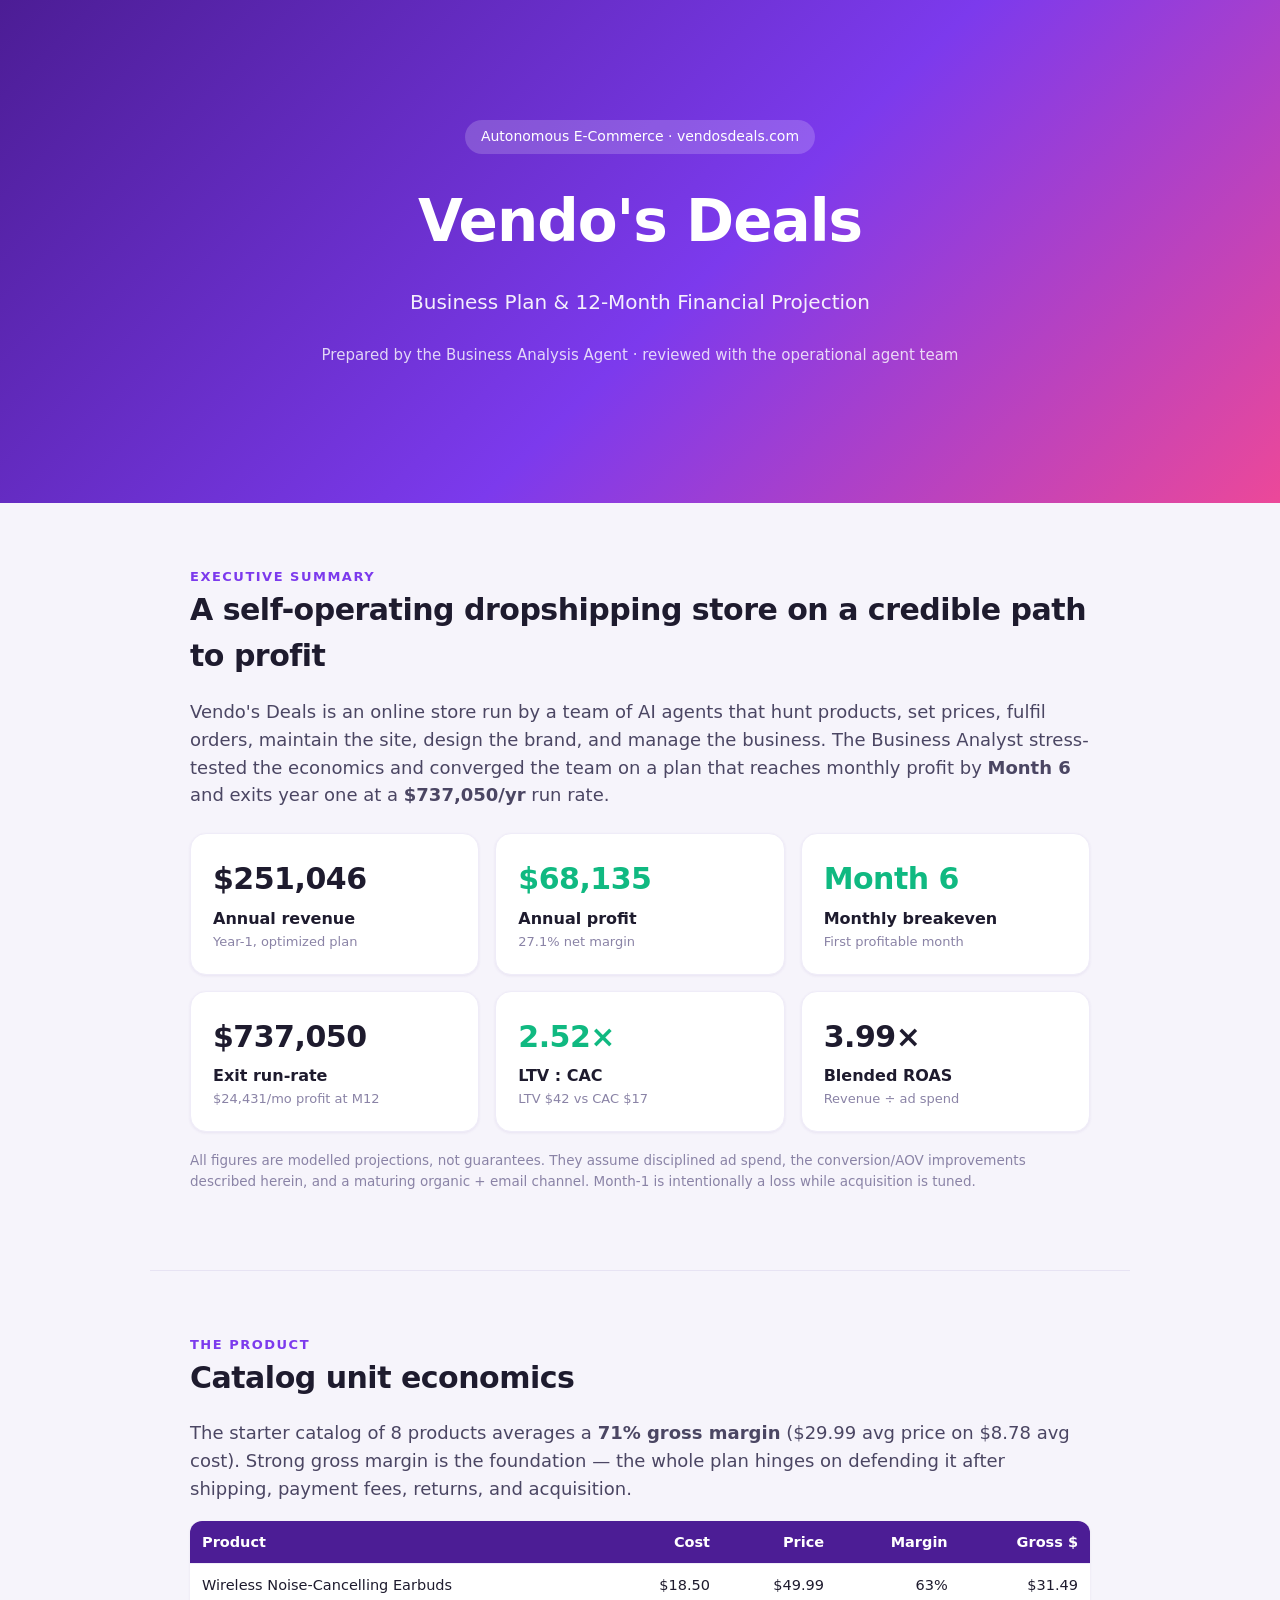
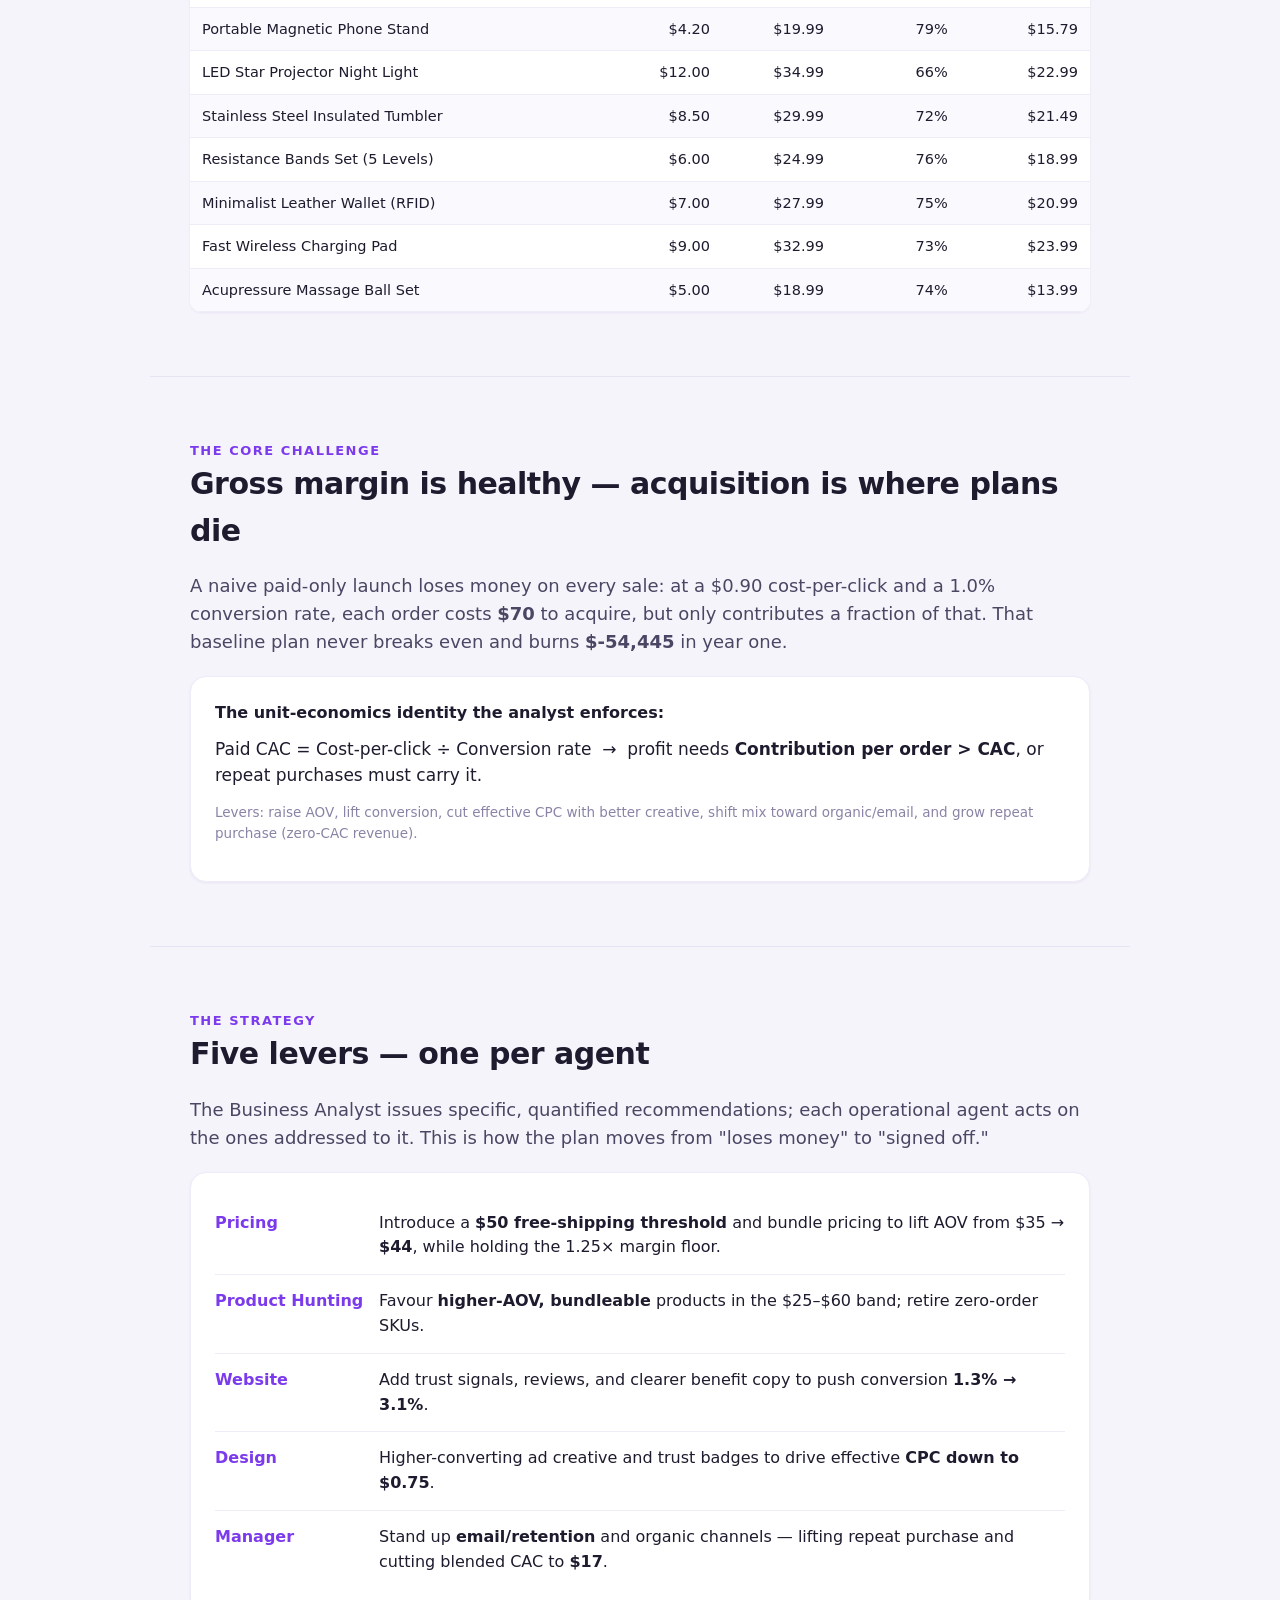
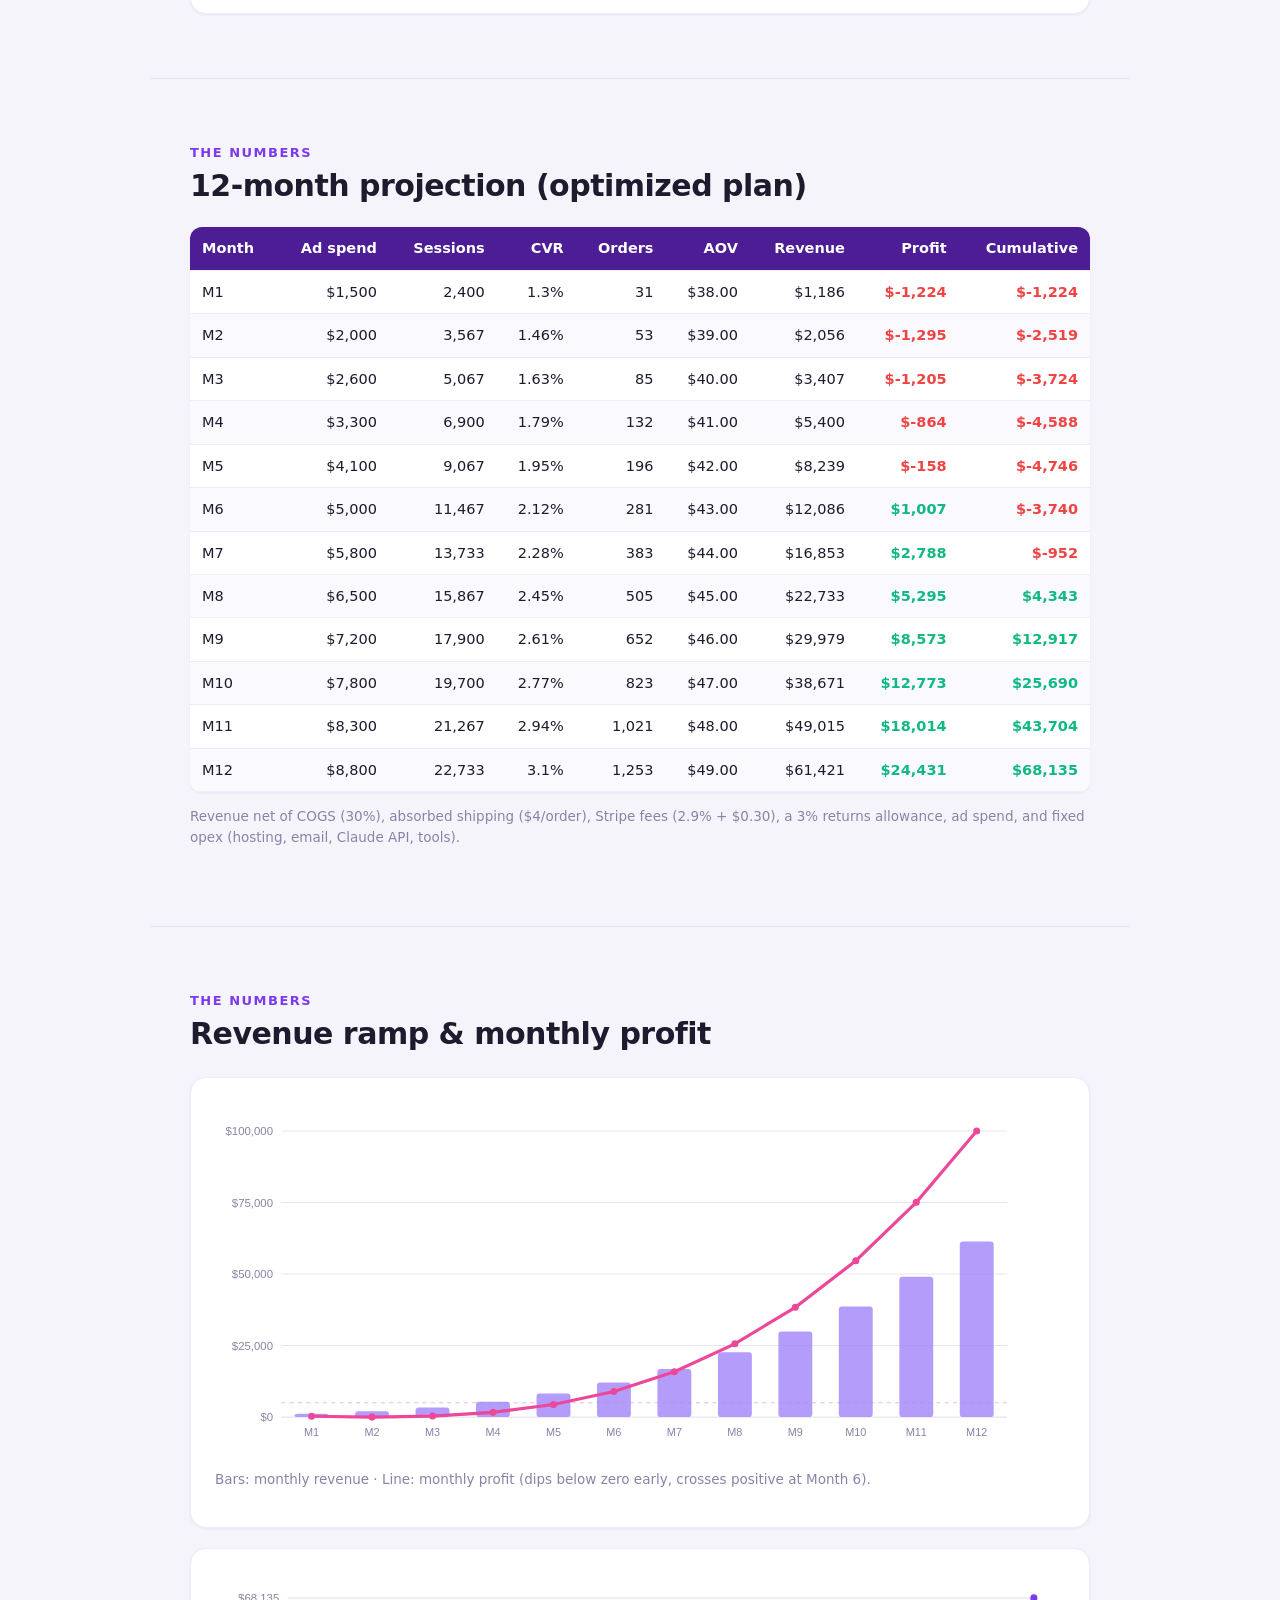
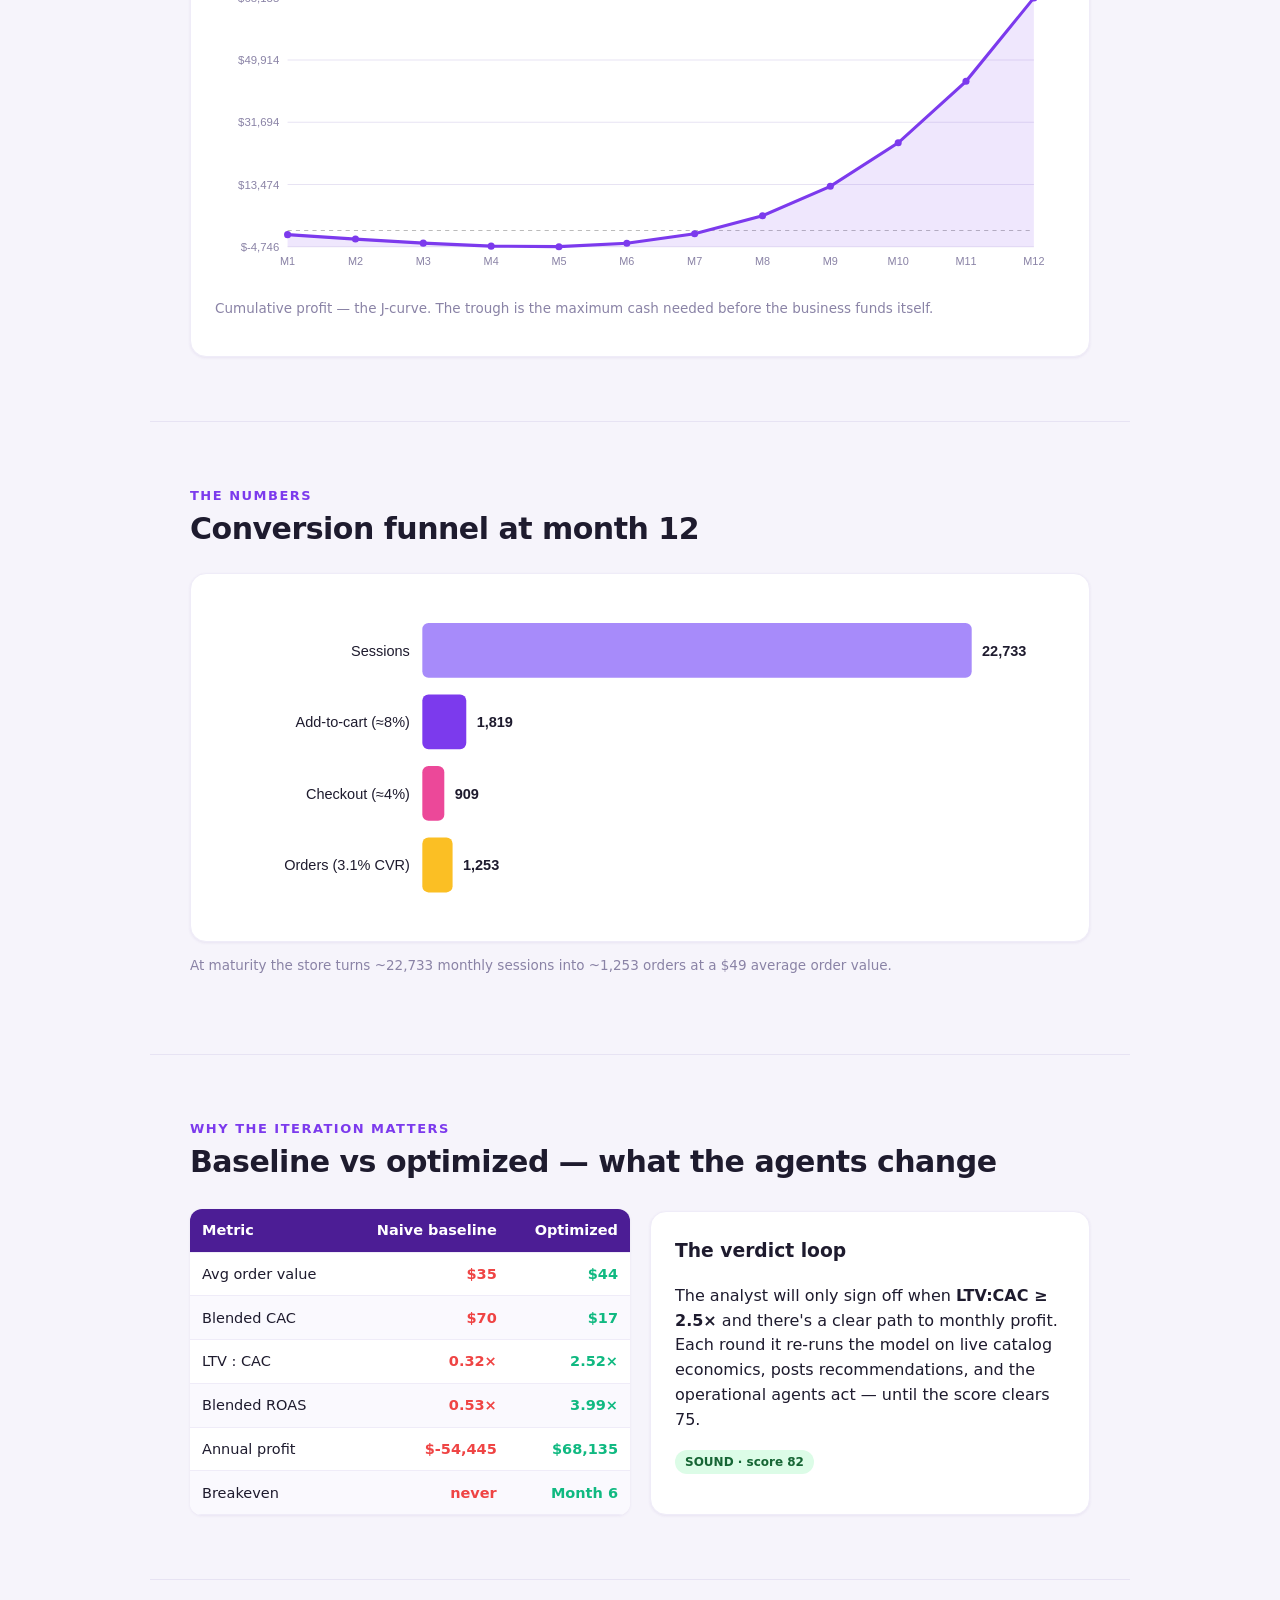
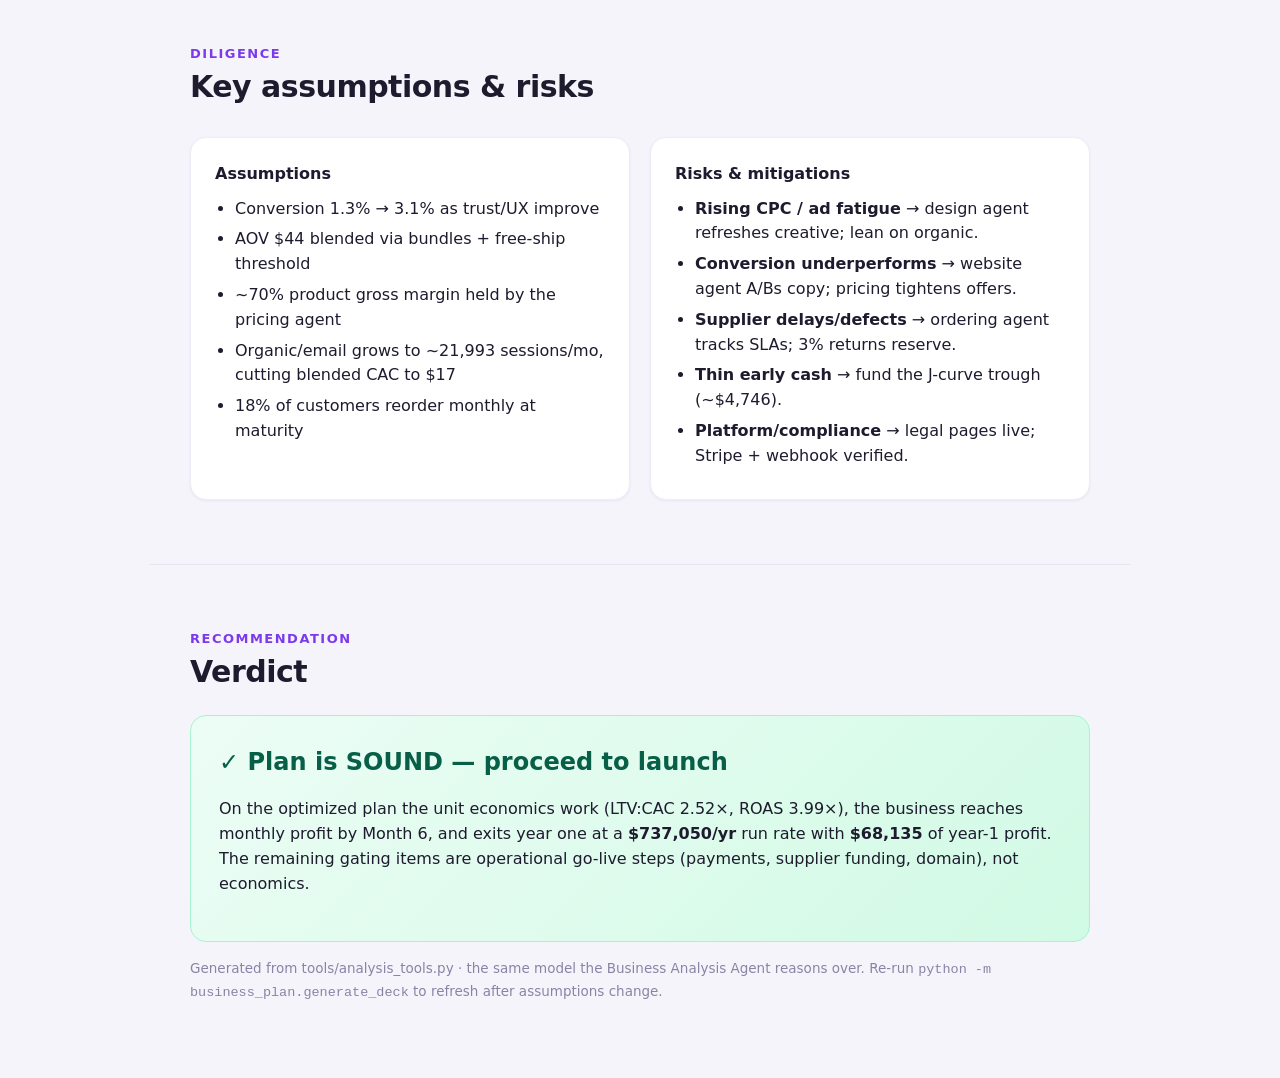
<file: business_plan/Vendos_Deals_Business_Plan.html>
<!doctype html>
<html lang="en"><head>
<meta charset="utf-8"><meta name="viewport" content="width=device-width, initial-scale=1">
<title>Vendo's Deals — Business Plan</title>
<style>
  :root { --v:#7C3AED; --vd:#4C1D95; --vl:#A78BFA; --pink:#EC4899; --gold:#FBBF24;
           --green:#10B981; --ink:#1e1b2e; }
  * { box-sizing:border-box; }
  body { margin:0; font-family:Inter,'Segoe UI',system-ui,sans-serif; color:var(--ink);
          background:#f6f4fb; line-height:1.55; }
  .slide { max-width:980px; margin:0 auto; padding:64px 40px; border-bottom:1px solid #e7e3f3; }
  .cover { background:linear-gradient(135deg,var(--vd),var(--v) 55%,var(--pink));
            color:#fff; text-align:center; padding:120px 40px; max-width:none; }
  .cover h1 { font-size:58px; margin:.1em 0; letter-spacing:-1px; }
  .cover p { font-size:20px; opacity:.92; }
  .badge { display:inline-block; background:rgba(255,255,255,.18); padding:6px 16px;
            border-radius:999px; font-size:14px; margin-bottom:18px; }
  h2 { font-size:30px; margin:0 0 6px; letter-spacing:-.5px; }
  .eyebrow { color:var(--v); font-weight:700; text-transform:uppercase; letter-spacing:1.5px;
              font-size:13px; }
  .lead { font-size:18px; color:#4b4663; }
  table { width:100%; border-collapse:collapse; margin-top:18px; font-size:14.5px;
           background:#fff; border-radius:12px; overflow:hidden; box-shadow:0 1px 3px rgba(80,40,140,.08); }
  th,td { padding:10px 12px; text-align:right; border-bottom:1px solid #efecf8; }
  th:first-child, td:first-child { text-align:left; }
  thead th { background:var(--vd); color:#fff; font-weight:600; }
  tbody tr:nth-child(even) { background:#faf9fe; }
  .pos { color:var(--green); font-weight:600; }
  .neg { color:#EF4444; font-weight:600; }
  .grid { display:grid; grid-template-columns:repeat(3,1fr); gap:16px; margin-top:24px; }
  .kpi { background:#fff; border-radius:16px; padding:22px; box-shadow:0 1px 3px rgba(80,40,140,.08);
          border:1px solid #efecf8; }
  .kpi-v { font-size:30px; font-weight:800; letter-spacing:-.5px; }
  .kpi-v.pos { color:var(--green); }
  .kpi-l { font-weight:600; margin-top:4px; }
  .kpi-s { color:#8a83a6; font-size:13px; }
  .card { background:#fff; border-radius:16px; padding:24px; margin-top:20px;
           box-shadow:0 1px 3px rgba(80,40,140,.08); border:1px solid #efecf8; }
  .lever { display:flex; gap:14px; padding:14px 0; border-bottom:1px solid #efecf8; }
  .lever:last-child { border-bottom:none; }
  .lever .who { flex:0 0 150px; font-weight:700; color:var(--v); }
  .pill { display:inline-block; padding:3px 10px; border-radius:999px; font-size:12px;
           font-weight:600; }
  .pill.green { background:#dcfce7; color:#166534; }
  .pill.amber { background:#fef3c7; color:#92400e; }
  .verdict { background:linear-gradient(135deg,#ecfdf5,#d1fae5); border:1px solid #a7f3d0;
              border-radius:16px; padding:28px; margin-top:20px; }
  .verdict h3 { margin:0 0 6px; color:#065f46; font-size:24px; }
  ul.clean { margin:10px 0 0; padding-left:20px; } ul.clean li { margin:6px 0; }
  .muted { color:#8a83a6; font-size:13.5px; }
  .two { display:grid; grid-template-columns:1fr 1fr; gap:20px; }
  @media(max-width:760px){ .grid,.two{grid-template-columns:1fr;} .cover h1{font-size:40px;} }
</style></head>
<body>

<section class="cover">
  <div class="badge">Autonomous E-Commerce · vendosdeals.com</div>
  <h1>Vendo's Deals</h1>
  <p>Business Plan &amp; 12-Month Financial Projection</p>
  <p style="font-size:15px;opacity:.8;margin-top:26px">
    Prepared by the Business Analysis Agent · reviewed with the operational agent team</p>
</section>

<section class="slide">
  <div class="eyebrow">Executive summary</div>
  <h2>A self-operating dropshipping store on a credible path to profit</h2>
  <p class="lead">Vendo's Deals is an online store run by a team of AI agents that hunt
  products, set prices, fulfil orders, maintain the site, design the brand, and manage the
  business. The Business Analyst stress-tested the economics and converged the team on a plan
  that reaches monthly profit by <b>Month 6</b> and exits year one at a
  <b>$737,050/yr</b> run rate.</p>
  <div class="grid"><div class="kpi"><div class="kpi-v ink">$251,046</div><div class="kpi-l">Annual revenue</div><div class="kpi-s">Year-1, optimized plan</div></div><div class="kpi"><div class="kpi-v pos">$68,135</div><div class="kpi-l">Annual profit</div><div class="kpi-s">27.1% net margin</div></div><div class="kpi"><div class="kpi-v pos">Month 6</div><div class="kpi-l">Monthly breakeven</div><div class="kpi-s">First profitable month</div></div><div class="kpi"><div class="kpi-v ink">$737,050</div><div class="kpi-l">Exit run-rate</div><div class="kpi-s">$24,431/mo profit at M12</div></div><div class="kpi"><div class="kpi-v pos">2.52×</div><div class="kpi-l">LTV : CAC</div><div class="kpi-s">LTV $42 vs CAC $17</div></div><div class="kpi"><div class="kpi-v ink">3.99×</div><div class="kpi-l">Blended ROAS</div><div class="kpi-s">Revenue ÷ ad spend</div></div></div>
  <p class="muted" style="margin-top:18px">All figures are modelled projections, not guarantees.
  They assume disciplined ad spend, the conversion/AOV improvements described herein, and a
  maturing organic + email channel. Month-1 is intentionally a loss while acquisition is tuned.</p>
</section>

<section class="slide">
  <div class="eyebrow">The product</div>
  <h2>Catalog unit economics</h2>
  <p class="lead">The starter catalog of 8 products averages a
  <b>71% gross margin</b> ($29.99 avg price on $8.78 avg cost).
  Strong gross margin is the foundation — the whole plan hinges on defending it after shipping,
  payment fees, returns, and acquisition.</p>
  <table>
    <thead><tr><th>Product</th><th>Cost</th><th>Price</th><th>Margin</th><th>Gross $</th></tr></thead>
    <tbody><tr><td>Wireless Noise-Cancelling Earbuds</td><td>$18.50</td><td>$49.99</td><td>63%</td><td>$31.49</td></tr><tr><td>Portable Magnetic Phone Stand</td><td>$4.20</td><td>$19.99</td><td>79%</td><td>$15.79</td></tr><tr><td>LED Star Projector Night Light</td><td>$12.00</td><td>$34.99</td><td>66%</td><td>$22.99</td></tr><tr><td>Stainless Steel Insulated Tumbler</td><td>$8.50</td><td>$29.99</td><td>72%</td><td>$21.49</td></tr><tr><td>Resistance Bands Set (5 Levels)</td><td>$6.00</td><td>$24.99</td><td>76%</td><td>$18.99</td></tr><tr><td>Minimalist Leather Wallet (RFID)</td><td>$7.00</td><td>$27.99</td><td>75%</td><td>$20.99</td></tr><tr><td>Fast Wireless Charging Pad</td><td>$9.00</td><td>$32.99</td><td>73%</td><td>$23.99</td></tr><tr><td>Acupressure Massage Ball Set</td><td>$5.00</td><td>$18.99</td><td>74%</td><td>$13.99</td></tr></tbody>
  </table>
</section>

<section class="slide">
  <div class="eyebrow">The core challenge</div>
  <h2>Gross margin is healthy — acquisition is where plans die</h2>
  <p class="lead">A naive paid-only launch loses money on every sale: at a $0.90 cost-per-click
  and a 1.0% conversion rate, each order costs <b>$70</b> to acquire,
  but only contributes a fraction of that. That baseline plan never breaks even and burns
  <b>$-54,445</b> in year one.</p>
  <div class="card">
    <b>The unit-economics identity the analyst enforces:</b>
    <p style="font-size:17px;margin:10px 0">
      Paid CAC = Cost-per-click ÷ Conversion rate &nbsp;→&nbsp; profit needs
      <b>Contribution per order &gt; CAC</b>, or repeat purchases must carry it.</p>
    <p class="muted">Levers: raise AOV, lift conversion, cut effective CPC with better creative,
    shift mix toward organic/email, and grow repeat purchase (zero-CAC revenue).</p>
  </div>
</section>

<section class="slide">
  <div class="eyebrow">The strategy</div>
  <h2>Five levers — one per agent</h2>
  <p class="lead">The Business Analyst issues specific, quantified recommendations; each
  operational agent acts on the ones addressed to it. This is how the plan moves from "loses
  money" to "signed off."</p>
  <div class="card">
    <div class="lever"><div class="who">Pricing</div><div>Introduce a <b>$50 free-shipping
      threshold</b> and bundle pricing to lift AOV from $35 →
      <b>$44</b>, while holding the 1.25× margin floor.</div></div>
    <div class="lever"><div class="who">Product Hunting</div><div>Favour <b>higher-AOV,
      bundleable</b> products in the $25–$60 band; retire zero-order SKUs.</div></div>
    <div class="lever"><div class="who">Website</div><div>Add trust signals, reviews, and
      clearer benefit copy to push conversion <b>1.3% → 3.1%</b>.</div></div>
    <div class="lever"><div class="who">Design</div><div>Higher-converting ad creative and
      trust badges to drive effective <b>CPC down to $0.75</b>.</div></div>
    <div class="lever"><div class="who">Manager</div><div>Stand up <b>email/retention</b> and
      organic channels — lifting repeat purchase and cutting blended CAC to
      <b>$17</b>.</div></div>
  </div>
</section>

<section class="slide">
  <div class="eyebrow">The numbers</div>
  <h2>12-month projection (optimized plan)</h2>
  <table>
    <thead><tr><th>Month</th><th>Ad spend</th><th>Sessions</th><th>CVR</th><th>Orders</th>
      <th>AOV</th><th>Revenue</th><th>Profit</th><th>Cumulative</th></tr></thead>
    <tbody><tr><td>M1</td><td>$1,500</td><td>2,400</td><td>1.3%</td><td>31</td><td>$38.00</td><td>$1,186</td><td class='neg'>$-1,224</td><td class='neg'>$-1,224</td></tr><tr><td>M2</td><td>$2,000</td><td>3,567</td><td>1.46%</td><td>53</td><td>$39.00</td><td>$2,056</td><td class='neg'>$-1,295</td><td class='neg'>$-2,519</td></tr><tr><td>M3</td><td>$2,600</td><td>5,067</td><td>1.63%</td><td>85</td><td>$40.00</td><td>$3,407</td><td class='neg'>$-1,205</td><td class='neg'>$-3,724</td></tr><tr><td>M4</td><td>$3,300</td><td>6,900</td><td>1.79%</td><td>132</td><td>$41.00</td><td>$5,400</td><td class='neg'>$-864</td><td class='neg'>$-4,588</td></tr><tr><td>M5</td><td>$4,100</td><td>9,067</td><td>1.95%</td><td>196</td><td>$42.00</td><td>$8,239</td><td class='neg'>$-158</td><td class='neg'>$-4,746</td></tr><tr><td>M6</td><td>$5,000</td><td>11,467</td><td>2.12%</td><td>281</td><td>$43.00</td><td>$12,086</td><td class='pos'>$1,007</td><td class='neg'>$-3,740</td></tr><tr><td>M7</td><td>$5,800</td><td>13,733</td><td>2.28%</td><td>383</td><td>$44.00</td><td>$16,853</td><td class='pos'>$2,788</td><td class='neg'>$-952</td></tr><tr><td>M8</td><td>$6,500</td><td>15,867</td><td>2.45%</td><td>505</td><td>$45.00</td><td>$22,733</td><td class='pos'>$5,295</td><td class='pos'>$4,343</td></tr><tr><td>M9</td><td>$7,200</td><td>17,900</td><td>2.61%</td><td>652</td><td>$46.00</td><td>$29,979</td><td class='pos'>$8,573</td><td class='pos'>$12,917</td></tr><tr><td>M10</td><td>$7,800</td><td>19,700</td><td>2.77%</td><td>823</td><td>$47.00</td><td>$38,671</td><td class='pos'>$12,773</td><td class='pos'>$25,690</td></tr><tr><td>M11</td><td>$8,300</td><td>21,267</td><td>2.94%</td><td>1,021</td><td>$48.00</td><td>$49,015</td><td class='pos'>$18,014</td><td class='pos'>$43,704</td></tr><tr><td>M12</td><td>$8,800</td><td>22,733</td><td>3.1%</td><td>1,253</td><td>$49.00</td><td>$61,421</td><td class='pos'>$24,431</td><td class='pos'>$68,135</td></tr></tbody>
  </table>
  <p class="muted" style="margin-top:14px">Revenue net of COGS (30%), absorbed shipping ($4/order),
  Stripe fees (2.9% + $0.30), a 3% returns allowance, ad spend, and fixed opex
  (hosting, email, Claude API, tools).</p>
</section>

<section class="slide">
  <div class="eyebrow">The numbers</div>
  <h2>Revenue ramp &amp; monthly profit</h2>
  <div class="card"><svg viewBox="0 0 820 340" xmlns="http://www.w3.org/2000/svg" font-family="Inter,Segoe UI,sans-serif" role="img"><line x1="64" y1="304.0" x2="764" y2="304.0" stroke="#e7e3f3"/><text x="56" y="308.0" text-anchor="end" font-size="11" fill="#8a83a6">$0</text><line x1="64" y1="235.0" x2="764" y2="235.0" stroke="#e7e3f3"/><text x="56" y="239.0" text-anchor="end" font-size="11" fill="#8a83a6">$25,000</text><line x1="64" y1="166.0" x2="764" y2="166.0" stroke="#e7e3f3"/><text x="56" y="170.0" text-anchor="end" font-size="11" fill="#8a83a6">$50,000</text><line x1="64" y1="97.0" x2="764" y2="97.0" stroke="#e7e3f3"/><text x="56" y="101.0" text-anchor="end" font-size="11" fill="#8a83a6">$75,000</text><line x1="64" y1="28.0" x2="764" y2="28.0" stroke="#e7e3f3"/><text x="56" y="32.0" text-anchor="end" font-size="11" fill="#8a83a6">$100,000</text><line x1="64" y1="290.1" x2="764" y2="290.1" stroke="#EC4899" stroke-dasharray="4 4" opacity="0.4"/><rect x="76.8" y="300.7" width="32.7" height="3.3" rx="3" fill="#A78BFA" opacity="0.85"/><text x="93.2" y="322" text-anchor="middle" font-size="10.5" fill="#8a83a6">M1</text><rect x="135.2" y="298.3" width="32.7" height="5.7" rx="3" fill="#A78BFA" opacity="0.85"/><text x="151.5" y="322" text-anchor="middle" font-size="10.5" fill="#8a83a6">M2</text><rect x="193.5" y="294.6" width="32.7" height="9.4" rx="3" fill="#A78BFA" opacity="0.85"/><text x="209.8" y="322" text-anchor="middle" font-size="10.5" fill="#8a83a6">M3</text><rect x="251.8" y="289.1" width="32.7" height="14.9" rx="3" fill="#A78BFA" opacity="0.85"/><text x="268.2" y="322" text-anchor="middle" font-size="10.5" fill="#8a83a6">M4</text><rect x="310.2" y="281.3" width="32.7" height="22.7" rx="3" fill="#A78BFA" opacity="0.85"/><text x="326.5" y="322" text-anchor="middle" font-size="10.5" fill="#8a83a6">M5</text><rect x="368.5" y="270.6" width="32.7" height="33.4" rx="3" fill="#A78BFA" opacity="0.85"/><text x="384.8" y="322" text-anchor="middle" font-size="10.5" fill="#8a83a6">M6</text><rect x="426.8" y="257.5" width="32.7" height="46.5" rx="3" fill="#A78BFA" opacity="0.85"/><text x="443.2" y="322" text-anchor="middle" font-size="10.5" fill="#8a83a6">M7</text><rect x="485.2" y="241.3" width="32.7" height="62.7" rx="3" fill="#A78BFA" opacity="0.85"/><text x="501.5" y="322" text-anchor="middle" font-size="10.5" fill="#8a83a6">M8</text><rect x="543.5" y="221.3" width="32.7" height="82.7" rx="3" fill="#A78BFA" opacity="0.85"/><text x="559.8" y="322" text-anchor="middle" font-size="10.5" fill="#8a83a6">M9</text><rect x="601.8" y="197.3" width="32.7" height="106.7" rx="3" fill="#A78BFA" opacity="0.85"/><text x="618.2" y="322" text-anchor="middle" font-size="10.5" fill="#8a83a6">M10</text><rect x="660.2" y="168.7" width="32.7" height="135.3" rx="3" fill="#A78BFA" opacity="0.85"/><text x="676.5" y="322" text-anchor="middle" font-size="10.5" fill="#8a83a6">M11</text><rect x="718.5" y="134.5" width="32.7" height="169.5" rx="3" fill="#A78BFA" opacity="0.85"/><text x="734.8" y="322" text-anchor="middle" font-size="10.5" fill="#8a83a6">M12</text><polyline points="93.2,303.2 151.5,304.0 209.8,303.0 268.2,299.4 326.5,291.8 384.8,279.3 443.2,260.2 501.5,233.3 559.8,198.1 618.2,153.1 676.5,96.8 734.8,28.0" fill="none" stroke="#EC4899" stroke-width="3"/><circle cx="93.2" cy="303.2" r="3.4" fill="#EC4899"/><circle cx="151.5" cy="304.0" r="3.4" fill="#EC4899"/><circle cx="209.8" cy="303.0" r="3.4" fill="#EC4899"/><circle cx="268.2" cy="299.4" r="3.4" fill="#EC4899"/><circle cx="326.5" cy="291.8" r="3.4" fill="#EC4899"/><circle cx="384.8" cy="279.3" r="3.4" fill="#EC4899"/><circle cx="443.2" cy="260.2" r="3.4" fill="#EC4899"/><circle cx="501.5" cy="233.3" r="3.4" fill="#EC4899"/><circle cx="559.8" cy="198.1" r="3.4" fill="#EC4899"/><circle cx="618.2" cy="153.1" r="3.4" fill="#EC4899"/><circle cx="676.5" cy="96.8" r="3.4" fill="#EC4899"/><circle cx="734.8" cy="28.0" r="3.4" fill="#EC4899"/></svg>
    <p class="muted" style="margin-top:6px">Bars: monthly revenue · Line: monthly profit
    (dips below zero early, crosses positive at Month 6).</p></div>
  <div class="card"><svg viewBox="0 0 820 300" xmlns="http://www.w3.org/2000/svg" font-family="Inter,Segoe UI,sans-serif" role="img"><line x1="70" y1="264.0" x2="790" y2="264.0" stroke="#e7e3f3"/><text x="62" y="268.0" text-anchor="end" font-size="11" fill="#8a83a6">$-4,746</text><line x1="70" y1="204.0" x2="790" y2="204.0" stroke="#e7e3f3"/><text x="62" y="208.0" text-anchor="end" font-size="11" fill="#8a83a6">$13,474</text><line x1="70" y1="144.0" x2="790" y2="144.0" stroke="#e7e3f3"/><text x="62" y="148.0" text-anchor="end" font-size="11" fill="#8a83a6">$31,694</text><line x1="70" y1="84.0" x2="790" y2="84.0" stroke="#e7e3f3"/><text x="62" y="88.0" text-anchor="end" font-size="11" fill="#8a83a6">$49,914</text><line x1="70" y1="24.0" x2="790" y2="24.0" stroke="#e7e3f3"/><text x="62" y="28.0" text-anchor="end" font-size="11" fill="#8a83a6">$68,135</text><line x1="70" y1="248.4" x2="790" y2="248.4" stroke="#bbb" stroke-dasharray="4 4"/><polygon points="70,264.0 70.0,252.4 135.5,256.7 200.9,260.6 266.4,263.5 331.8,264.0 397.3,260.7 462.7,251.5 528.2,234.1 593.6,205.8 659.1,163.8 724.5,104.5 790.0,24.0 790.0,264.0" fill="#7C3AED" opacity="0.12"/><polyline points="70.0,252.4 135.5,256.7 200.9,260.6 266.4,263.5 331.8,264.0 397.3,260.7 462.7,251.5 528.2,234.1 593.6,205.8 659.1,163.8 724.5,104.5 790.0,24.0" fill="none" stroke="#7C3AED" stroke-width="3"/><circle cx="70.0" cy="252.4" r="3.4" fill="#7C3AED"/><text x="70.0" y="282" text-anchor="middle" font-size="10.5" fill="#8a83a6">M1</text><circle cx="135.5" cy="256.7" r="3.4" fill="#7C3AED"/><text x="135.5" y="282" text-anchor="middle" font-size="10.5" fill="#8a83a6">M2</text><circle cx="200.9" cy="260.6" r="3.4" fill="#7C3AED"/><text x="200.9" y="282" text-anchor="middle" font-size="10.5" fill="#8a83a6">M3</text><circle cx="266.4" cy="263.5" r="3.4" fill="#7C3AED"/><text x="266.4" y="282" text-anchor="middle" font-size="10.5" fill="#8a83a6">M4</text><circle cx="331.8" cy="264.0" r="3.4" fill="#7C3AED"/><text x="331.8" y="282" text-anchor="middle" font-size="10.5" fill="#8a83a6">M5</text><circle cx="397.3" cy="260.7" r="3.4" fill="#7C3AED"/><text x="397.3" y="282" text-anchor="middle" font-size="10.5" fill="#8a83a6">M6</text><circle cx="462.7" cy="251.5" r="3.4" fill="#7C3AED"/><text x="462.7" y="282" text-anchor="middle" font-size="10.5" fill="#8a83a6">M7</text><circle cx="528.2" cy="234.1" r="3.4" fill="#7C3AED"/><text x="528.2" y="282" text-anchor="middle" font-size="10.5" fill="#8a83a6">M8</text><circle cx="593.6" cy="205.8" r="3.4" fill="#7C3AED"/><text x="593.6" y="282" text-anchor="middle" font-size="10.5" fill="#8a83a6">M9</text><circle cx="659.1" cy="163.8" r="3.4" fill="#7C3AED"/><text x="659.1" y="282" text-anchor="middle" font-size="10.5" fill="#8a83a6">M10</text><circle cx="724.5" cy="104.5" r="3.4" fill="#7C3AED"/><text x="724.5" y="282" text-anchor="middle" font-size="10.5" fill="#8a83a6">M11</text><circle cx="790.0" cy="24.0" r="3.4" fill="#7C3AED"/><text x="790.0" y="282" text-anchor="middle" font-size="10.5" fill="#8a83a6">M12</text></svg>
    <p class="muted" style="margin-top:6px">Cumulative profit — the J-curve. The trough is the
    maximum cash needed before the business funds itself.</p></div>
</section>

<section class="slide">
  <div class="eyebrow">The numbers</div>
  <h2>Conversion funnel at month 12</h2>
  <div class="card"><svg viewBox="0 0 820 300" xmlns="http://www.w3.org/2000/svg" font-family="Inter,Segoe UI,sans-serif" role="img"><text x="188" y="55.5" text-anchor="end" font-size="14" fill="#1e1b2e">Sessions</text><rect x="200" y="24.0" width="530.0" height="53.0" rx="6" fill="#A78BFA"/><text x="740.0" y="55.5" font-size="14" font-weight="600" fill="#1e1b2e">22,733</text><text x="188" y="124.5" text-anchor="end" font-size="14" fill="#1e1b2e">Add-to-cart (≈8%)</text><rect x="200" y="93.0" width="42.4" height="53.0" rx="6" fill="#7C3AED"/><text x="252.4" y="124.5" font-size="14" font-weight="600" fill="#1e1b2e">1,819</text><text x="188" y="193.5" text-anchor="end" font-size="14" fill="#1e1b2e">Checkout (≈4%)</text><rect x="200" y="162.0" width="21.2" height="53.0" rx="6" fill="#EC4899"/><text x="231.2" y="193.5" font-size="14" font-weight="600" fill="#1e1b2e">909</text><text x="188" y="262.5" text-anchor="end" font-size="14" fill="#1e1b2e">Orders (3.1% CVR)</text><rect x="200" y="231.0" width="29.2" height="53.0" rx="6" fill="#FBBF24"/><text x="239.2" y="262.5" font-size="14" font-weight="600" fill="#1e1b2e">1,253</text></svg></div>
  <p class="muted">At maturity the store turns ~22,733 monthly sessions into
  ~1,253 orders at a $49 average order value.</p>
</section>

<section class="slide">
  <div class="eyebrow">Why the iteration matters</div>
  <h2>Baseline vs optimized — what the agents change</h2>
  <div class="two">
    <table>
      <thead><tr><th>Metric</th><th>Naive baseline</th><th>Optimized</th></tr></thead>
      <tbody><tr><td>Avg order value</td><td class='neg'>$35</td><td class='pos'>$44</td></tr><tr><td>Blended CAC</td><td class='neg'>$70</td><td class='pos'>$17</td></tr><tr><td>LTV : CAC</td><td class='neg'>0.32×</td><td class='pos'>2.52×</td></tr><tr><td>Blended ROAS</td><td class='neg'>0.53×</td><td class='pos'>3.99×</td></tr><tr><td>Annual profit</td><td class='neg'>$-54,445</td><td class='pos'>$68,135</td></tr><tr><td>Breakeven</td><td class='neg'>never</td><td class='pos'>Month 6</td></tr></tbody>
    </table>
    <div class="card">
      <h3 style="margin-top:0">The verdict loop</h3>
      <p>The analyst will only sign off when <b>LTV:CAC ≥ 2.5×</b> and there's a clear path to
      monthly profit. Each round it re-runs the model on live catalog economics, posts
      recommendations, and the operational agents act — until the score clears 75.</p>
      <p><span class="pill green">SOUND · score 82</span></p>
    </div>
  </div>
</section>

<section class="slide">
  <div class="eyebrow">Diligence</div>
  <h2>Key assumptions &amp; risks</h2>
  <div class="two">
    <div class="card">
      <b>Assumptions</b>
      <ul class="clean">
        <li>Conversion 1.3% → 3.1% as trust/UX improve</li>
        <li>AOV $44 blended via bundles + free-ship threshold</li>
        <li>~70% product gross margin held by the pricing agent</li>
        <li>Organic/email grows to ~21,993
            sessions/mo, cutting blended CAC to $17</li>
        <li>18% of customers reorder monthly at maturity</li>
      </ul>
    </div>
    <div class="card">
      <b>Risks &amp; mitigations</b>
      <ul class="clean">
        <li><b>Rising CPC / ad fatigue</b> → design agent refreshes creative; lean on organic.</li>
        <li><b>Conversion underperforms</b> → website agent A/Bs copy; pricing tightens offers.</li>
        <li><b>Supplier delays/defects</b> → ordering agent tracks SLAs; 3% returns reserve.</li>
        <li><b>Thin early cash</b> → fund the J-curve trough (~$4,746).</li>
        <li><b>Platform/compliance</b> → legal pages live; Stripe + webhook verified.</li>
      </ul>
    </div>
  </div>
</section>

<section class="slide">
  <div class="eyebrow">Recommendation</div>
  <h2>Verdict</h2>
  <div class="verdict">
    <h3>✓ Plan is SOUND — proceed to launch</h3>
    <p>On the optimized plan the unit economics work (LTV:CAC 2.52×,
    ROAS 3.99×), the business reaches monthly profit by Month 6, and exits year one
    at a <b>$737,050/yr</b> run rate with
    <b>$68,135</b> of year-1 profit. The remaining gating items are
    operational go-live steps (payments, supplier funding, domain), not economics.</p>
  </div>
  <p class="muted" style="margin-top:16px">Generated from tools/analysis_tools.py · the same model
  the Business Analysis Agent reasons over. Re-run <code>python -m business_plan.generate_deck</code>
  to refresh after assumptions change.</p>
</section>

</body></html>
</file>
